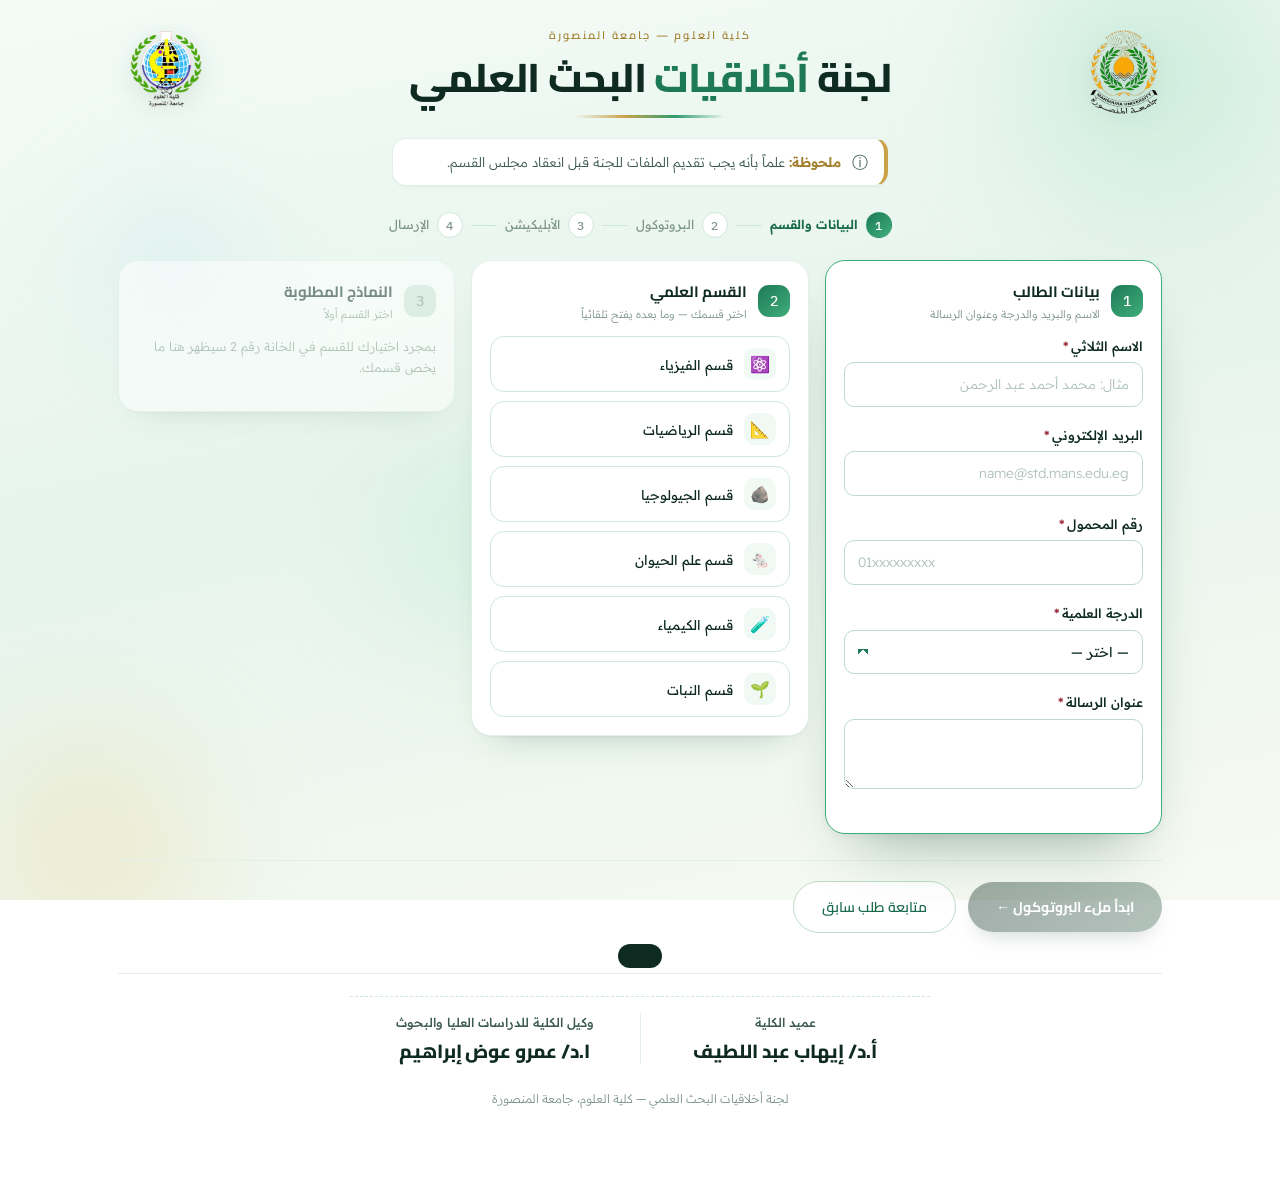
<file: index.html>
<!doctype html>
<html dir="rtl" lang="ar">
<head>
<meta charset="utf-8">
<meta name="viewport" content="width=device-width, initial-scale=1">
<title>لجنة أخلاقيات البحث العلمي — كلية العلوم جامعة المنصورة</title>
<meta name="description" content="تقديم بروتوكول وأبليكيشن لجنة أخلاقيات البحث العلمي — كلية العلوم، جامعة المنصورة.">
<link rel="icon" href="logo-faculty.png">
<link rel="stylesheet" href="https://fonts.googleapis.com/css2?family=Cairo:wght@400;600;700;800&family=Readex+Pro:wght@300;400;500;600&family=IBM+Plex+Mono:wght@400;500&display=swap">
<link rel="stylesheet" href="style.css">
</head>
<body>

<div class="bg-art" aria-hidden="true">
  <span class="orb o1"></span><span class="orb o2"></span><span class="orb o3"></span><span class="orb o4"></span>
</div>

<div class="shell">

  <header class="site-head">
    <div class="head-row">
      <img class="logo" id="logoUni" src="logo-university.png" alt="شعار جامعة المنصورة">
      <div class="head-mid">
        <div class="kicker">كلية العلوم — جامعة المنصورة</div>
        <h1 class="site-title">لجنة <em>أخلاقيات</em> البحث العلمي</h1>
        <div class="title-rule"></div>
      </div>
      <img class="logo" id="logoFac" src="logo-faculty.png" alt="شعار كلية العلوم">
    </div>
    <div class="head-note">
      <span class="ico">ⓘ</span>
      <div><b>ملحوظة:</b> علماً بأنه يجب تقديم الملفات للجنة قبل انعقاد مجلس القسم.</div>
    </div>
  </header>

  <main id="app"></main>

  <footer class="site-foot">
    <div class="officials">
      <div class="official">
        <div class="role">عميد الكلية</div>
        <div class="name">أ.د/ إيهاب عبد اللطيف</div>
      </div>
      <div class="official">
        <div class="role">وكيل الكلية للدراسات العليا والبحوث</div>
        <div class="name">ا.د/ عمرو عوض إبراهيم</div>
      </div>
    </div>
    <div>لجنة أخلاقيات البحث العلمي — كلية العلوم، جامعة المنصورة</div>
    <button type="button" id="adminLink" class="hidden"></button>
  </footer>
</div>

<div class="toast" id="toast"></div>

<script src="app-core.js"></script>
<script src="student.js"></script>
<script>
StudentApp.start();

/* في الوضع التجريبي فقط يظهر مدخل اللجنة لتسهيل التجربة.
   بمجرد ربط الموقع بالخادم (API_URL) يختفي تلقائياً،
   ويصبح الدخول من اللينك المنفصل admin.html فقط. */
(function () {
  var b = document.getElementById("adminLink");
  if (typeof LIVE !== "undefined" && !LIVE) {
    b.textContent = "دخول اللجنة (وضع تجريبي)";
    b.classList.remove("hidden");
    b.addEventListener("click", function () { location.href = "admin.html"; });
  }
})();
</script>
</body>
</html>
</file>
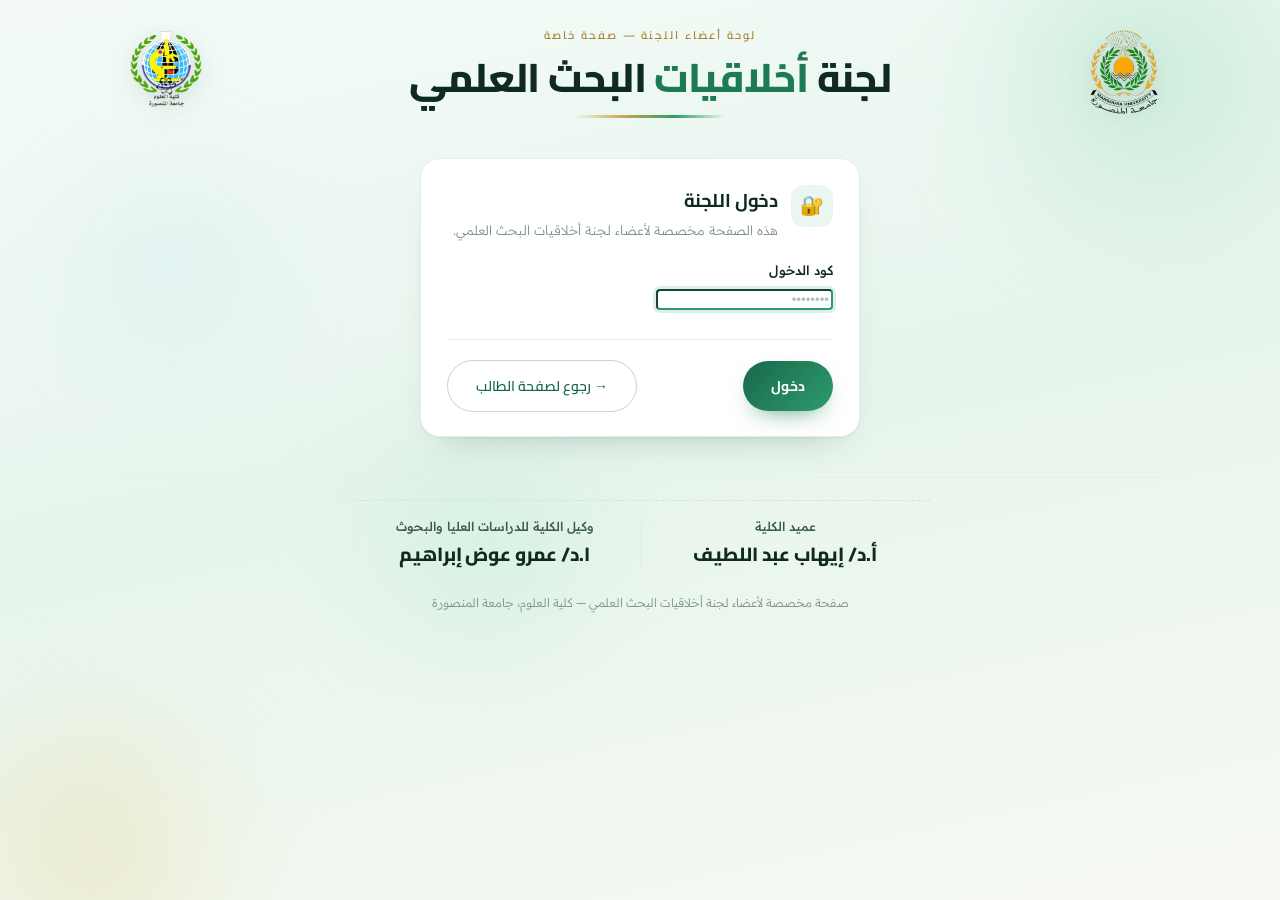
<file: admin.html>
<!doctype html>
<html dir="rtl" lang="ar">
<head>
<meta charset="utf-8">
<meta name="viewport" content="width=device-width, initial-scale=1">
<title>لوحة اللجنة — أخلاقيات البحث العلمي</title>
<meta name="robots" content="noindex, nofollow, noarchive">
<link rel="icon" href="logo-faculty.png">
<link rel="stylesheet" href="https://fonts.googleapis.com/css2?family=Cairo:wght@400;600;700;800&family=Readex+Pro:wght@300;400;500;600&family=IBM+Plex+Mono:wght@400;500&display=swap">
<link rel="stylesheet" href="style.css">
</head>
<body>

<div class="bg-art" aria-hidden="true">
  <span class="orb o1"></span><span class="orb o2"></span><span class="orb o3"></span><span class="orb o4"></span>
</div>

<div class="shell">

  <header class="site-head">
    <div class="head-row">
      <img class="logo" id="logoUni" src="logo-university.png" alt="شعار جامعة المنصورة">
      <div class="head-mid">
        <div class="kicker">لوحة أعضاء اللجنة — صفحة خاصة</div>
        <h1 class="site-title">لجنة <em>أخلاقيات</em> البحث العلمي</h1>
        <div class="title-rule"></div>
      </div>
      <img class="logo" id="logoFac" src="logo-faculty.png" alt="شعار كلية العلوم">
    </div>
  </header>

  <main id="app"></main>

  <footer class="site-foot">
    <div class="officials">
      <div class="official">
        <div class="role">عميد الكلية</div>
        <div class="name">أ.د/ إيهاب عبد اللطيف</div>
      </div>
      <div class="official">
        <div class="role">وكيل الكلية للدراسات العليا والبحوث</div>
        <div class="name">ا.د/ عمرو عوض إبراهيم</div>
      </div>
    </div>
    <div>صفحة مخصصة لأعضاء لجنة أخلاقيات البحث العلمي — كلية العلوم، جامعة المنصورة</div>
  </footer>
</div>

<div class="toast" id="toast"></div>

<script src="app-core.js"></script>
<script src="admin.js"></script>
<script>AdminApp.start();</script>
</body>
</html>
</file>
<file: style.css>
/* ===================== TOKENS — «نعناع وذهب» ===================== */
:root{
  --green-900:#0F2B21;
  --green-800:#17694A;
  --green-700:#1E7A56;
  --green-600:#2E9B6E;
  --green-500:#3FAE7C;
  --green-200:#BBDCC9;
  --green-100:#CFE7DA;
  --green-050:#EAF6EF;
  --mint:#F1F9F4;
  --gold:#C9A24A;
  --gold-deep:#A37E2C;
  --ink:#0F2B21;
  --ink-2:#3C5B4E;
  --ink-3:#7D9589;
  --line:#CFE7DA;
  --line-2:#E3F0E8;
  --paper:#FFFFFF;
  --amber:#9A5A12;
  --amber-bg:#FBEEDB;
  --rose:#9B2C3A;
  --rose-bg:#FBE9EB;
  --ok:#146B4C;
  --ok-bg:#DDF1E6;
  --r-lg:20px; --r:14px; --r-sm:10px;
  --shadow-sm:0 1px 2px rgba(20,70,50,.05);
  --shadow:0 1px 2px rgba(20,70,50,.05), 0 18px 34px -24px rgba(20,70,50,.34);
  --shadow-lg:0 2px 6px rgba(20,70,50,.06), 0 34px 60px -32px rgba(20,70,50,.45);
  --font-d:'Cairo','Segoe UI',Tahoma,sans-serif;
  --font-b:'Readex Pro','Cairo','Segoe UI',Tahoma,sans-serif;
  --font-m:'IBM Plex Mono',ui-monospace,monospace;
}

*{box-sizing:border-box}
html{scroll-behavior:smooth}
body{
  direction:rtl;
  margin:0;
  min-height:100vh;
  background:linear-gradient(168deg,#F4FBF7 0%,#E6F4EC 48%,#F7FAF2 100%);
  background-attachment:fixed;
  color:var(--ink);
  font-family:var(--font-b);
  font-size:15px;
  line-height:1.75;
  font-weight:300;
  -webkit-font-smoothing:antialiased;
}

/* ===================== ANIMATED BACKGROUND ===================== */
.bg-art{position:fixed;inset:0;overflow:hidden;pointer-events:none;z-index:0}
.bg-art .orb{position:absolute;border-radius:50%;filter:blur(44px);opacity:.5}
.bg-art .o1{width:420px;height:420px;background:radial-gradient(circle,#A8E0C4,transparent 70%);top:-140px;right:-80px;animation:drift-a 32s ease-in-out infinite}
.bg-art .o2{width:360px;height:360px;background:radial-gradient(circle,#E9DCA8,transparent 70%);bottom:-130px;left:-90px;animation:drift-b 40s ease-in-out infinite}
.bg-art .o3{width:300px;height:300px;background:radial-gradient(circle,#BFEBD6,transparent 70%);top:44%;left:26%;animation:drift-a 48s ease-in-out infinite reverse}
.bg-art .o4{width:240px;height:240px;background:radial-gradient(circle,#CDE9F0,transparent 70%);top:16%;left:4%;animation:drift-b 36s ease-in-out infinite}
@keyframes drift-a{0%,100%{transform:translate(0,0) scale(1)}33%{transform:translate(-34px,28px) scale(1.1)}66%{transform:translate(24px,-20px) scale(.94)}}
@keyframes drift-b{0%,100%{transform:translate(0,0) scale(1)}50%{transform:translate(38px,-32px) scale(1.14)}}

/* ===================== LAYOUT ===================== */
.shell{position:relative;z-index:1;max-width:1080px;margin:0 auto;padding:0 18px 90px}

/* ===================== SITE HEADER ===================== */
.site-head{padding:26px 0 0;text-align:center}
.head-row{display:flex;align-items:center;justify-content:space-between;gap:16px}
.logo{height:92px;width:auto;flex:0 0 auto;object-fit:contain;filter:drop-shadow(0 6px 14px rgba(20,70,50,.16))}
.logo-ph{
  height:92px;width:86px;flex:0 0 auto;border-radius:14px;
  border:1.5px dashed var(--green-200);background:rgba(255,255,255,.6);
  display:grid;place-items:center;text-align:center;
  font-size:10px;line-height:1.3;color:var(--ink-3);font-weight:500;padding:6px;
}
.head-mid{flex:1 1 auto;min-width:0}
.kicker{
  font-size:11px;letter-spacing:.2em;font-weight:600;color:var(--gold-deep);
  margin-bottom:6px;font-family:var(--font-d);
}
h1.site-title{
  font-family:var(--font-d);font-weight:800;
  font-size:clamp(21px,4.4vw,40px);line-height:1.28;margin:0;
  letter-spacing:-.015em;text-wrap:balance;color:var(--green-900);
}
h1.site-title em{font-style:normal;color:var(--green-700)}
.title-rule{width:150px;max-width:60%;height:3px;margin:12px auto 0;border-radius:99px;
  background:linear-gradient(90deg,transparent,var(--gold),var(--green-600),transparent)}

.head-note{
  margin:20px auto 0;max-width:62ch;
  display:flex;gap:11px;align-items:flex-start;text-align:right;
  background:var(--paper);border:1px solid var(--line-2);
  border-inline-start:4px solid var(--gold);
  border-radius:var(--r);padding:12px 16px;
  font-size:13.5px;line-height:1.65;color:var(--ink-2);
  box-shadow:var(--shadow-sm);
}
.head-note b{color:var(--gold-deep);font-weight:600}
.head-note .ico{font-size:16px;line-height:1.4;flex:0 0 auto}

/* ===================== STEPPER ===================== */
.stepper{display:flex;align-items:center;gap:8px;justify-content:center;margin:26px 0 4px;flex-wrap:wrap}
.stepper .st{display:flex;align-items:center;gap:8px;font-size:12.5px;color:var(--ink-3);font-weight:400}
.stepper .st b{
  width:26px;height:26px;border-radius:50%;display:grid;place-items:center;
  background:var(--paper);border:1.5px solid var(--line);color:var(--ink-3);
  font-family:var(--font-m);font-size:12px;font-weight:500;
}
.stepper .st.on{color:var(--green-800);font-weight:600}
.stepper .st.on b{background:linear-gradient(140deg,var(--green-700),var(--green-500));border-color:transparent;color:#fff}
.stepper .st.done b{background:var(--green-050);border-color:var(--green-200);color:var(--green-700)}
.stepper .sep{width:26px;height:1.5px;background:var(--line);border-radius:2px}

/* ===================== CARDS & PANELS ===================== */
.panel{
  background:var(--paper);border:1px solid var(--line-2);border-radius:var(--r-lg);
  box-shadow:var(--shadow);padding:26px 26px 24px;margin-top:22px;
}
.panel-head{display:flex;align-items:flex-start;gap:13px;margin-bottom:18px;flex-wrap:wrap}
.panel-head .pico{
  width:42px;height:42px;flex:0 0 auto;border-radius:13px;display:grid;place-items:center;
  font-size:19px;background:var(--green-050);
}
.panel-head h2{
  font-family:var(--font-d);font-size:18.5px;font-weight:700;margin:0;color:var(--green-900);
  letter-spacing:-.01em;
}
.panel-head p{margin:2px 0 0;font-size:13px;color:var(--ink-3);max-width:62ch}
.panel-head .grow{flex:1 1 220px;min-width:0}

/* three step cards on the start screen */
.steps3{display:grid;grid-template-columns:repeat(3,1fr);gap:16px;margin-top:22px;align-items:start}
@media(max-width:860px){.steps3{grid-template-columns:1fr}}
.scard{
  background:var(--paper);border:1px solid var(--line-2);border-radius:var(--r-lg);
  padding:18px;box-shadow:var(--shadow);position:relative;
  transition:border-color .25s, box-shadow .25s, transform .25s;
}
.scard.active{border-color:var(--green-500);box-shadow:var(--shadow-lg)}
.scard.locked{opacity:.52}
.scard-h{display:flex;align-items:center;gap:11px;margin-bottom:14px}
.scard-n{
  width:32px;height:32px;flex:0 0 auto;border-radius:11px;display:grid;place-items:center;
  font-family:var(--font-m);font-size:14px;font-weight:500;color:#fff;
  background:linear-gradient(140deg,var(--green-700),var(--green-500));
}
.scard.locked .scard-n{background:var(--green-100);color:var(--ink-3)}
.scard-h h3{margin:0;font-family:var(--font-d);font-size:15px;font-weight:700;color:var(--green-900)}
.scard-h small{display:block;font-family:var(--font-b);font-size:11px;font-weight:300;color:var(--ink-3);line-height:1.5}

/* ===================== FORM CONTROLS ===================== */
label.fl{display:block;font-size:13px;font-weight:500;color:var(--ink);margin-bottom:6px;line-height:1.55}
label.fl .req{color:var(--rose);font-weight:600;margin-inline-start:3px}
label.fl .en{display:block;font-size:11px;font-weight:300;color:var(--ink-3);font-family:var(--font-b)}
.fhint{font-size:11.5px;color:var(--ink-3);margin:-2px 0 7px;line-height:1.6}
input[type=text],input[type=email],input[type=tel],input[type=date],input[type=number],select,textarea{
  width:100%;font-family:var(--font-b);font-size:13.5px;font-weight:400;color:var(--ink);
  background:var(--paper);border:1px solid var(--green-200);border-radius:var(--r-sm);
  padding:10px 13px;line-height:1.7;transition:border-color .18s, box-shadow .18s;
}
textarea{resize:vertical;min-height:70px}
select{appearance:none;background-image:linear-gradient(45deg,transparent 50%,var(--green-700) 50%),linear-gradient(135deg,var(--green-700) 50%,transparent 50%);
  background-position:left 18px top 50%, left 13px top 50%;background-size:5px 5px,5px 5px;background-repeat:no-repeat;padding-left:34px;cursor:pointer}
input:focus,select:focus,textarea:focus{
  outline:none;border-color:var(--green-600);box-shadow:0 0 0 3px rgba(46,155,110,.16);
}
input.bad,textarea.bad,select.bad{border-color:var(--rose);box-shadow:0 0 0 3px rgba(155,44,58,.1)}
input::placeholder,textarea::placeholder{color:#AEC2B7;font-weight:300}
.fgroup{margin-bottom:18px}
.frow{display:grid;grid-template-columns:1fr 1fr;gap:14px}
@media(max-width:700px){.frow{grid-template-columns:1fr}}

/* form sections */
.fsec{border-top:1px solid var(--line-2);padding-top:20px;margin-top:22px}
.fsec:first-of-type{border-top:0;padding-top:0;margin-top:0}
.fsec-h{display:flex;align-items:center;gap:10px;margin-bottom:6px}
.fsec-h h3{
  font-family:var(--font-d);font-size:16px;font-weight:700;margin:0;color:var(--green-800);
}
.fsec-h .tag{
  font-size:10.5px;font-weight:600;padding:2px 9px;border-radius:999px;
  background:var(--amber-bg);color:var(--amber);
}
.fsec-note{font-size:12.5px;color:var(--ink-3);margin:0 0 16px;max-width:70ch;line-height:1.65}

/* repeatable table */
.rtable{border:1px solid var(--line);border-radius:var(--r);overflow:hidden;margin-bottom:8px}
.rtable-scroll{overflow-x:auto}
.rtable table{width:100%;border-collapse:collapse;min-width:620px}
.rtable th{
  background:var(--mint);font-size:11.5px;font-weight:600;color:var(--green-800);
  padding:9px 10px;text-align:right;border-bottom:1px solid var(--line);white-space:nowrap;
}
.rtable td{padding:6px;border-bottom:1px solid var(--line-2);vertical-align:middle}
.rtable tr:last-child td{border-bottom:0}
.rtable td input{border-color:var(--line-2);padding:7px 10px;font-size:12.5px}
.rtable td.act{width:40px;padding-left:8px}
.rowdel{
  width:26px;height:26px;border-radius:8px;border:1px solid var(--line);background:var(--paper);
  color:var(--ink-3);cursor:pointer;font-size:14px;line-height:1;display:grid;place-items:center;
}
.rowdel:hover{border-color:var(--rose);color:var(--rose);background:var(--rose-bg)}

/* buttons */
.btn{
  font-family:var(--font-d);font-size:14px;font-weight:700;
  border:0;border-radius:999px;padding:12px 28px;cursor:pointer;
  background:linear-gradient(135deg,var(--green-800),var(--green-600));color:#fff;
  box-shadow:0 10px 24px -12px rgba(30,122,86,.8);
  transition:transform .15s, box-shadow .2s, filter .2s;
}
.btn:hover{transform:translateY(-1px);box-shadow:0 14px 28px -12px rgba(30,122,86,.9)}
.btn:active{transform:translateY(0)}
.btn:disabled{filter:grayscale(.7);opacity:.5;cursor:not-allowed;transform:none}
.btn.ghost{background:var(--paper);color:var(--green-800);border:1px solid var(--green-200);box-shadow:none;font-weight:600}
.btn.ghost:hover{background:var(--green-050);box-shadow:none}
.btn.gold{background:linear-gradient(135deg,var(--gold-deep),var(--gold));box-shadow:0 10px 24px -12px rgba(201,162,74,.85)}
.btn.rose{background:linear-gradient(135deg,#8E2634,#B24150);box-shadow:0 10px 24px -12px rgba(155,44,58,.8)}
.btn.sm{padding:8px 18px;font-size:12.5px}
.btn-row{display:flex;gap:12px;align-items:center;flex-wrap:wrap;margin-top:26px;padding-top:20px;border-top:1px solid var(--line-2)}
.btn-row .spacer{flex:1 1 auto}
.btn-row .note{font-size:12px;color:var(--ink-3)}
:focus-visible{outline:2.5px solid var(--green-600);outline-offset:2px;border-radius:4px}

/* option tiles (department / category) */
.tiles{display:grid;gap:9px}
.tile{
  display:flex;align-items:center;gap:11px;width:100%;text-align:right;
  background:var(--paper);border:1.5px solid var(--line);border-radius:var(--r);
  padding:11px 13px;cursor:pointer;font-family:var(--font-b);font-size:13.5px;
  color:var(--ink);transition:border-color .18s,background .18s,transform .15s;
}
.tile:hover{border-color:var(--green-500);background:var(--mint);transform:translateX(-2px)}
.tile.on{border-color:var(--green-600);background:var(--green-050);font-weight:500;
  box-shadow:0 0 0 3px rgba(46,155,110,.14)}
.tile .ti{
  width:32px;height:32px;flex:0 0 auto;border-radius:10px;display:grid;place-items:center;
  font-size:16px;background:var(--mint);
}
.tile.on .ti{background:var(--paper)}
.tile .tcheck{margin-inline-start:auto;color:var(--green-600);font-size:15px;opacity:0;transition:opacity .18s}
.tile.on .tcheck{opacity:1}

/* status chips */
.chip{display:inline-flex;align-items:center;gap:6px;font-size:11.5px;font-weight:600;
  padding:4px 11px;border-radius:999px;white-space:nowrap}
.chip.ok{background:var(--ok-bg);color:var(--ok)}
.chip.rev{background:var(--amber-bg);color:var(--amber)}
.chip.pend{background:var(--green-050);color:var(--green-800)}

/* ===================== DONE SCREEN ===================== */
.done-wrap{text-align:center;padding:14px 0 6px}
.done-mark{
  width:78px;height:78px;margin:0 auto 18px;border-radius:50%;display:grid;place-items:center;
  font-size:34px;color:#fff;background:linear-gradient(140deg,var(--green-700),var(--green-500));
  box-shadow:0 16px 34px -14px rgba(30,122,86,.8);animation:pop .5s cubic-bezier(.2,1.4,.5,1) both;
}
@keyframes pop{0%{transform:scale(.4);opacity:0}100%{transform:scale(1);opacity:1}}
.done-wrap h2{font-family:var(--font-d);font-size:23px;margin:0 0 8px;color:var(--green-900)}
.done-wrap p{color:var(--ink-2);max-width:54ch;margin:0 auto 6px;font-size:14px}
.code-box{
  display:inline-block;margin:18px auto 4px;padding:12px 26px;border-radius:var(--r);
  background:var(--mint);border:1px dashed var(--green-200);
}
.code-box small{display:block;font-size:11px;color:var(--ink-3);margin-bottom:2px}
.code-box b{font-family:var(--font-m);font-size:21px;color:var(--green-800);letter-spacing:.06em}

/* ===================== ADMIN ===================== */
.admin-bar{
  display:flex;align-items:center;gap:10px;flex-wrap:wrap;
  background:var(--green-900);color:#D7EEE2;border-radius:var(--r);padding:11px 16px;margin-top:22px;
}
.admin-bar b{font-family:var(--font-d);font-size:14px;color:#fff}
.admin-bar .spacer{flex:1 1 auto}
.admin-bar button{
  background:rgba(255,255,255,.1);color:#EAF6EF;border:1px solid rgba(255,255,255,.18);
  border-radius:999px;padding:5px 14px;font-size:12px;cursor:pointer;font-family:var(--font-b);
}
.admin-bar button:hover{background:rgba(255,255,255,.18)}

.tabs{display:flex;gap:8px;flex-wrap:wrap;margin:18px 0 0}
.tab{
  display:flex;align-items:center;gap:8px;padding:9px 16px;border-radius:var(--r);
  border:1.5px solid var(--line);background:var(--paper);cursor:pointer;
  font-family:var(--font-b);font-size:13px;color:var(--ink-2);transition:all .18s;
}
.tab:hover{border-color:var(--green-300,var(--green-200));background:var(--mint)}
.tab.on{border-color:transparent;font-weight:600}
.tab.on[data-k="approved"]{background:var(--ok-bg);color:var(--ok)}
.tab.on[data-k="revision"]{background:var(--amber-bg);color:var(--amber)}
.tab.on[data-k="pending"],.tab.on[data-k="all"]{background:var(--green-050);color:var(--green-800)}
.tab u{text-decoration:none;font-family:var(--font-m);font-size:11.5px;background:rgba(0,0,0,.06);
  border-radius:6px;padding:1px 7px;font-variant-numeric:tabular-nums}

.dtable{width:100%;border-collapse:collapse;margin-top:6px;min-width:720px}
.dtable th{
  text-align:right;font-size:11.5px;font-weight:600;color:var(--ink-3);
  padding:9px 12px;border-bottom:1.5px solid var(--line);white-space:nowrap;
}
.dtable td{padding:12px;border-bottom:1px solid var(--line-2);font-size:13px;vertical-align:middle}
.dtable tr:hover td{background:var(--mint)}
.dtable .nm{font-weight:500;color:var(--ink)}
.dtable .nm small{display:block;font-size:11px;color:var(--ink-3);font-weight:300}
.dtable .mono{font-family:var(--font-m);font-size:11.5px;color:var(--ink-3);font-variant-numeric:tabular-nums}
.scroll-x{overflow-x:auto;border:1px solid var(--line-2);border-radius:var(--r);background:var(--paper)}

.empty{text-align:center;padding:50px 20px;color:var(--ink-3)}
.empty .e-ico{font-size:40px;opacity:.5;margin-bottom:10px}

/* ===================== إحصائيات الجودة ===================== */
.stat-cards{display:grid;grid-template-columns:repeat(auto-fit,minmax(150px,1fr));gap:12px;margin-top:18px}
.stat-card{
  background:var(--paper);border:1px solid var(--line-2);border-radius:var(--r);
  padding:15px 16px;box-shadow:var(--shadow-sm);
}
.stat-card .sv{font-family:var(--font-m);font-size:26px;font-weight:500;color:var(--green-800);
  font-variant-numeric:tabular-nums;line-height:1.2}
.stat-card .sl{font-size:11.5px;color:var(--ink-3);margin-top:4px}
.stat-card.ok .sv{color:var(--ok)}
.stat-card.rev .sv{color:var(--amber)}

.narrative{
  background:var(--mint);border:1px solid var(--line-2);border-inline-start:4px solid var(--gold);
  border-radius:var(--r);padding:16px 20px;margin-top:18px;font-size:14px;line-height:2;color:var(--ink-2);
}
.narrative b{color:var(--green-800);font-weight:700}
.narrative p{margin:0 0 8px}
.narrative p:last-child{margin-bottom:0}

.chart-panel{
  background:var(--paper);border:1px solid var(--line-2);border-radius:var(--r-lg);
  padding:20px 22px;margin-top:18px;box-shadow:var(--shadow);
}
.chart-panel h3{font-family:var(--font-d);font-size:15.5px;font-weight:700;color:var(--green-900);margin:0 0 3px}
.chart-panel p.ch-sub{font-size:12px;color:var(--ink-3);margin:0 0 14px}
.chart-panel svg{width:100%;height:auto;display:block;overflow:visible}
.chart-panel text{font-family:var(--font-b);fill:var(--ink-2)}
.chart-legend{display:flex;gap:14px;flex-wrap:wrap;margin-top:10px;justify-content:center}
.chart-legend span{display:inline-flex;align-items:center;gap:6px;font-size:11.5px;color:var(--ink-2)}
.chart-legend i{width:10px;height:10px;border-radius:3px;display:block}

/* تقرير الطباعة الجماعي */
.report-table{width:100%;border-collapse:collapse;font-size:12px;margin-top:4px}
.report-table th{background:var(--mint);color:var(--green-800);font-weight:700;
  padding:7px 9px;border:1px solid var(--line);text-align:right;white-space:nowrap}
.report-table td{padding:6px 9px;border:1px solid var(--line-2);vertical-align:top}

/* review doc (read-only rendering) */
.doc{background:var(--paper);border:1px solid var(--line-2);border-radius:var(--r-lg);
  padding:28px;box-shadow:var(--shadow);margin-top:18px}
.doc-head{text-align:center;border-bottom:2px solid var(--green-700);padding-bottom:16px;margin-bottom:20px}
.doc-head .dh-row{display:flex;align-items:center;justify-content:space-between;gap:14px}
.doc-head .logo,.doc-head .logo-ph{height:68px;width:auto}
.doc-head .logo-ph{width:64px}
.doc-head h2{font-family:var(--font-d);font-size:19px;margin:0;color:var(--green-900)}
.doc-head .sub{font-size:12px;color:var(--ink-3)}
.meta-grid{display:grid;grid-template-columns:repeat(auto-fit,minmax(180px,1fr));gap:10px;margin-bottom:22px}
.meta-cell{background:var(--mint);border:1px solid var(--line-2);border-radius:var(--r-sm);padding:9px 12px}
.meta-cell small{display:block;font-size:10.5px;color:var(--ink-3);margin-bottom:1px}
.meta-cell b{font-size:13px;font-weight:600;color:var(--ink);word-break:break-word}
.ans{margin-bottom:15px}
.ans .q{font-size:12px;font-weight:600;color:var(--green-800);margin-bottom:3px;line-height:1.55}
.ans .a{font-size:13.5px;color:var(--ink);white-space:pre-wrap;background:var(--mint);
  border-inline-start:3px solid var(--green-200);border-radius:0 var(--r-sm) var(--r-sm) 0;
  padding:8px 12px;line-height:1.75;word-break:break-word}
.ans .a.none{color:var(--ink-3);font-style:italic;background:#F7F9F8;border-color:var(--line-2)}
.dtbl{width:100%;border-collapse:collapse;font-size:12.5px;margin-bottom:6px}
.dtbl th{background:var(--mint);padding:7px 10px;text-align:right;font-weight:600;
  color:var(--green-800);border:1px solid var(--line);font-size:11.5px}
.dtbl td{padding:7px 10px;border:1px solid var(--line-2)}
.sig-img{max-width:230px;border:1px solid var(--line);border-radius:var(--r-sm);background:#fff;padding:5px}

/* signature pad */
.sigwrap{border:1.5px dashed var(--green-200);border-radius:var(--r);background:#fff;padding:8px;position:relative}
.sigwrap canvas{width:100%;height:150px;display:block;border-radius:var(--r-sm);cursor:crosshair;touch-action:none}
.sigwrap .sigph{position:absolute;inset:0;display:grid;place-items:center;pointer-events:none;
  color:#B9CFC3;font-size:13px}
.sigwrap.has .sigph{display:none}

/* modal */
.modal{position:fixed;inset:0;background:rgba(10,36,27,.5);backdrop-filter:blur(3px);
  display:grid;place-items:center;padding:20px;z-index:50}
.modal-box{background:var(--paper);border-radius:var(--r-lg);box-shadow:var(--shadow-lg);
  padding:26px;max-width:560px;width:100%;max-height:88vh;overflow:auto}
.modal-box h3{font-family:var(--font-d);font-size:18px;margin:0 0 6px;color:var(--green-900)}
.modal-box p.m-sub{font-size:13px;color:var(--ink-3);margin:0 0 16px}

/* toast */
.toast{
  position:fixed;bottom:22px;left:50%;transform:translateX(-50%) translateY(90px);
  background:var(--green-900);color:#EAF6EF;padding:12px 22px;border-radius:999px;
  font-size:13.5px;box-shadow:0 16px 34px -14px rgba(0,0,0,.6);z-index:80;
  transition:transform .3s cubic-bezier(.2,1.2,.4,1);max-width:90vw;text-align:center;
}
.toast.show{transform:translateX(-50%) translateY(0)}
.toast.bad{background:#7E2531}

/* draft pill */
.draft-pill{
  position:fixed;bottom:18px;inset-inline-end:18px;z-index:40;
  background:var(--paper);border:1px solid var(--line);border-radius:999px;
  padding:7px 15px;font-size:11.5px;color:var(--ink-3);box-shadow:var(--shadow);
  display:flex;align-items:center;gap:7px;
}
.draft-pill i{width:7px;height:7px;border-radius:50%;background:var(--green-500);display:block}

/* footer */
.site-foot{text-align:center;margin-top:40px;padding-top:22px;border-top:1px solid var(--line-2);
  font-size:12px;color:var(--ink-3)}
.site-foot button{background:none;border:0;color:var(--green-700);font-family:var(--font-b);
  font-size:12px;cursor:pointer;text-decoration:underline;text-underline-offset:3px;padding:4px}

/* توقيعات القيادة الأكاديمية */
.officials{
  display:flex;justify-content:center;max-width:580px;margin:0 auto 24px;
  padding-top:16px;border-top:1.5px dashed var(--line);
}
.officials .official{flex:1;text-align:center;padding:0 22px}
.officials .official + .official{border-inline-start:1.5px solid var(--line-2)}
.officials .role{font-size:12.5px;color:var(--ink-2);margin-bottom:7px;line-height:1.5;font-weight:500}
.officials .name{font-family:var(--font-d);font-weight:800;font-size:19px;color:var(--green-900);
  letter-spacing:-.005em;line-height:1.35}

.hidden{display:none !important}

/* ===================== PRINT ===================== */
@media print{
  body{background:#fff}
  .bg-art,.site-head,.site-foot,.admin-bar,.tabs,.btn-row,.draft-pill,.no-print{display:none !important}
  .shell{max-width:100%;padding:0}
  .doc{border:0;box-shadow:none;padding:0;margin:0}
  .ans .a{background:#fff;border-inline-start:2px solid #999}
  .meta-cell{background:#fff;border:1px solid #bbb}
  .ans{break-inside:avoid}
}

@media (prefers-reduced-motion: reduce){
  .orb{animation:none !important}
  .done-mark{animation:none !important}
  html{scroll-behavior:auto}
}
</file>
